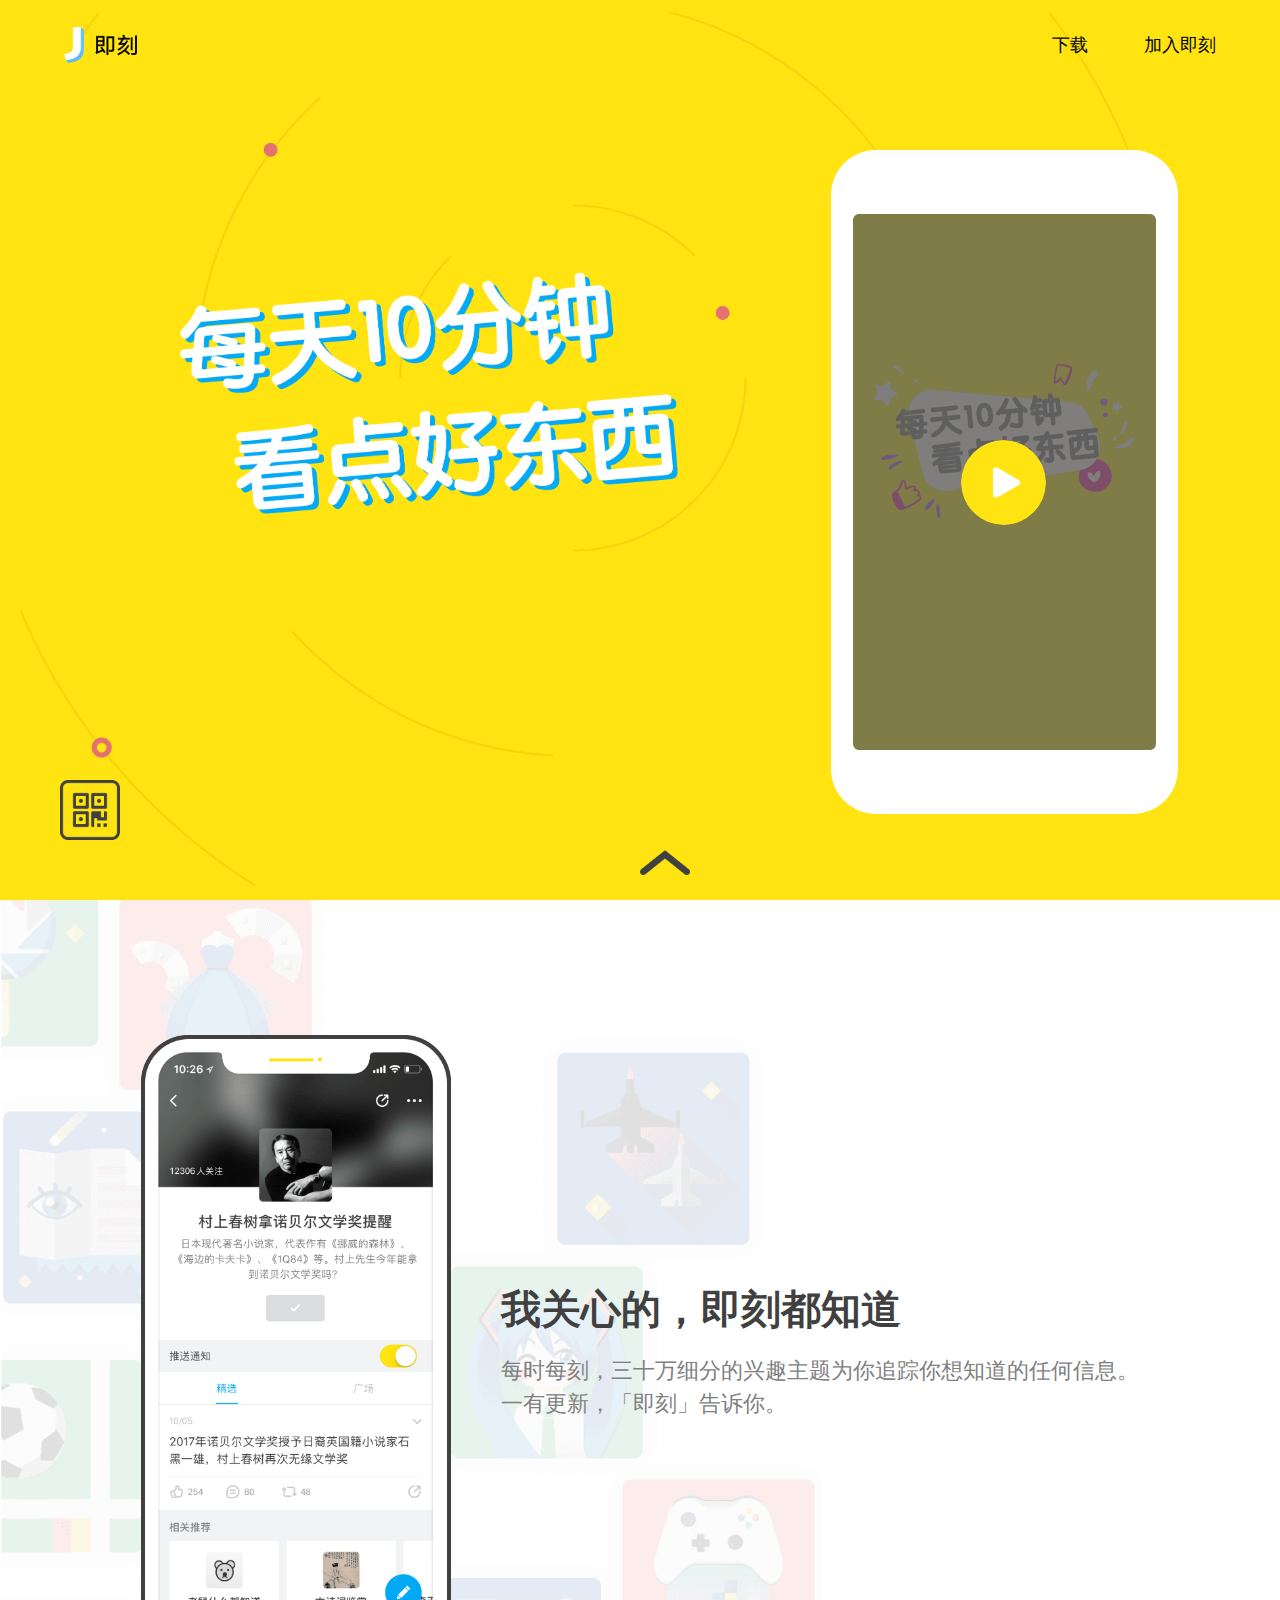
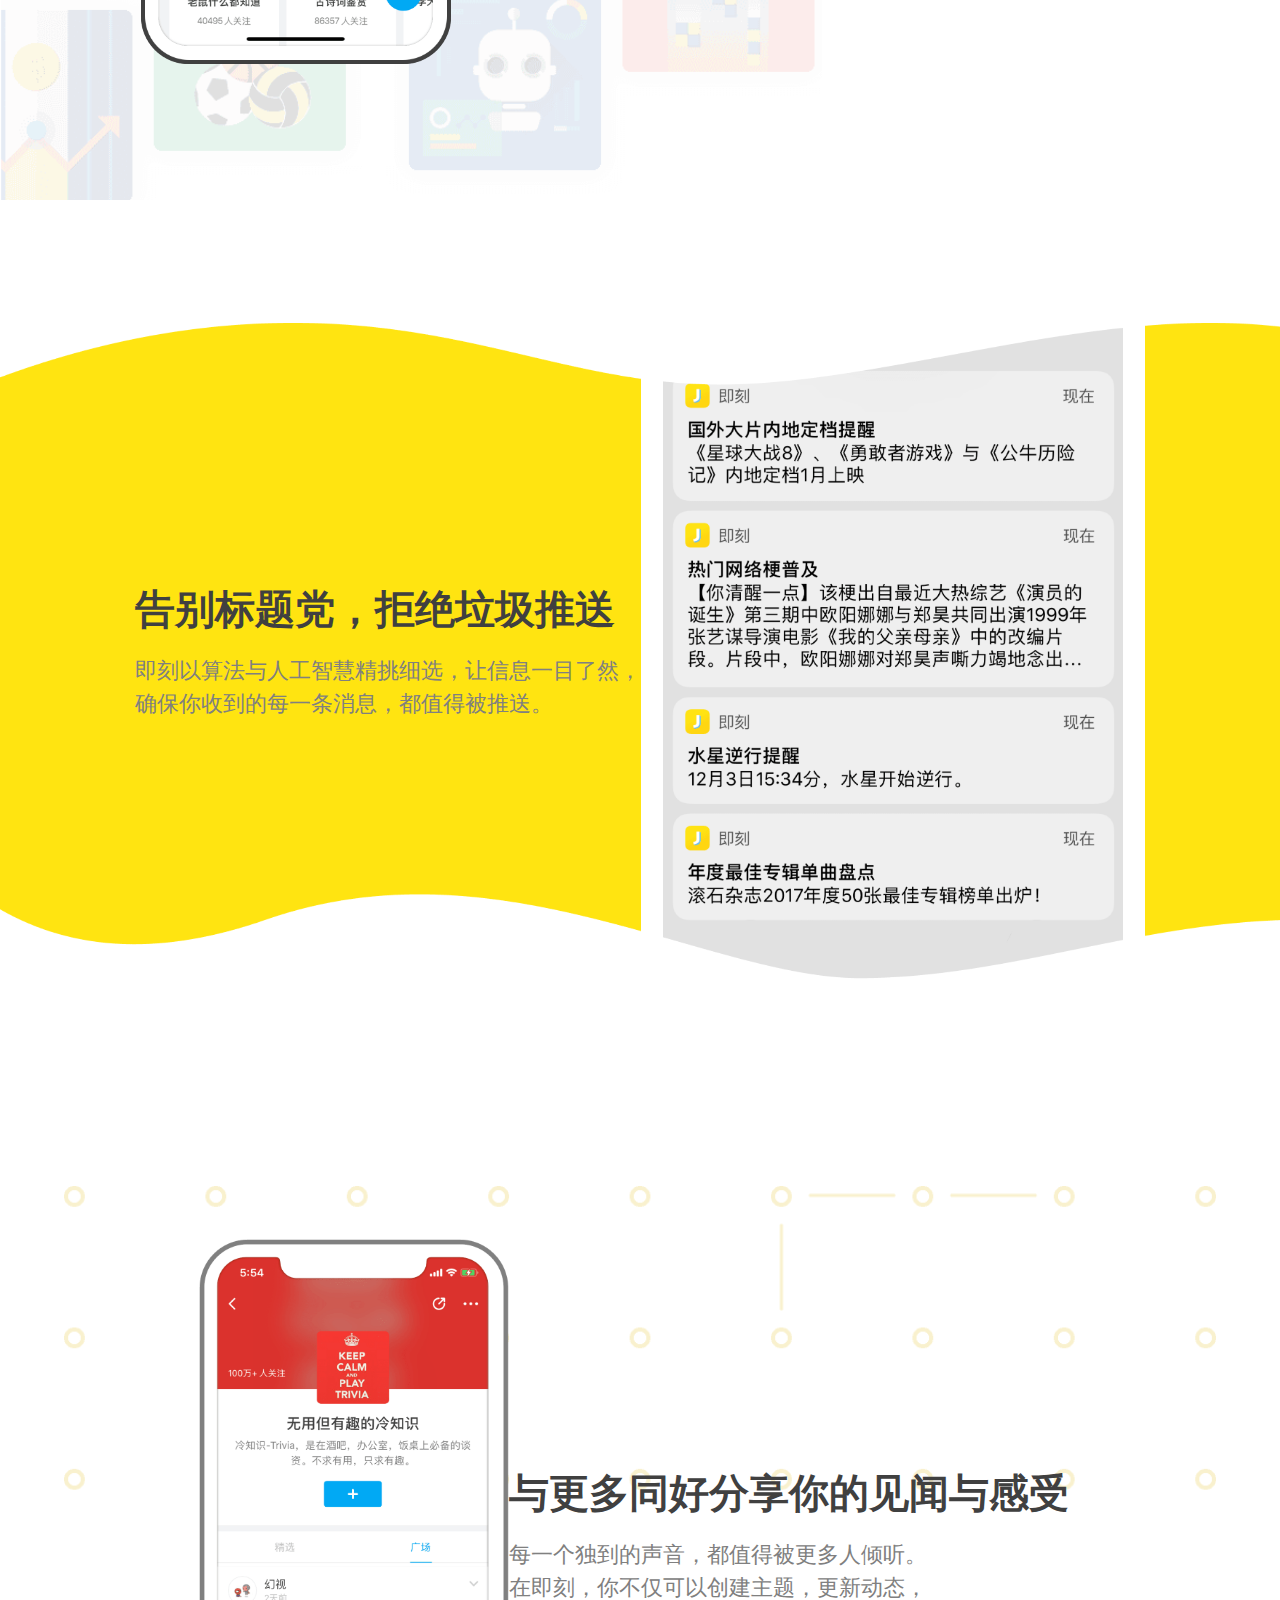
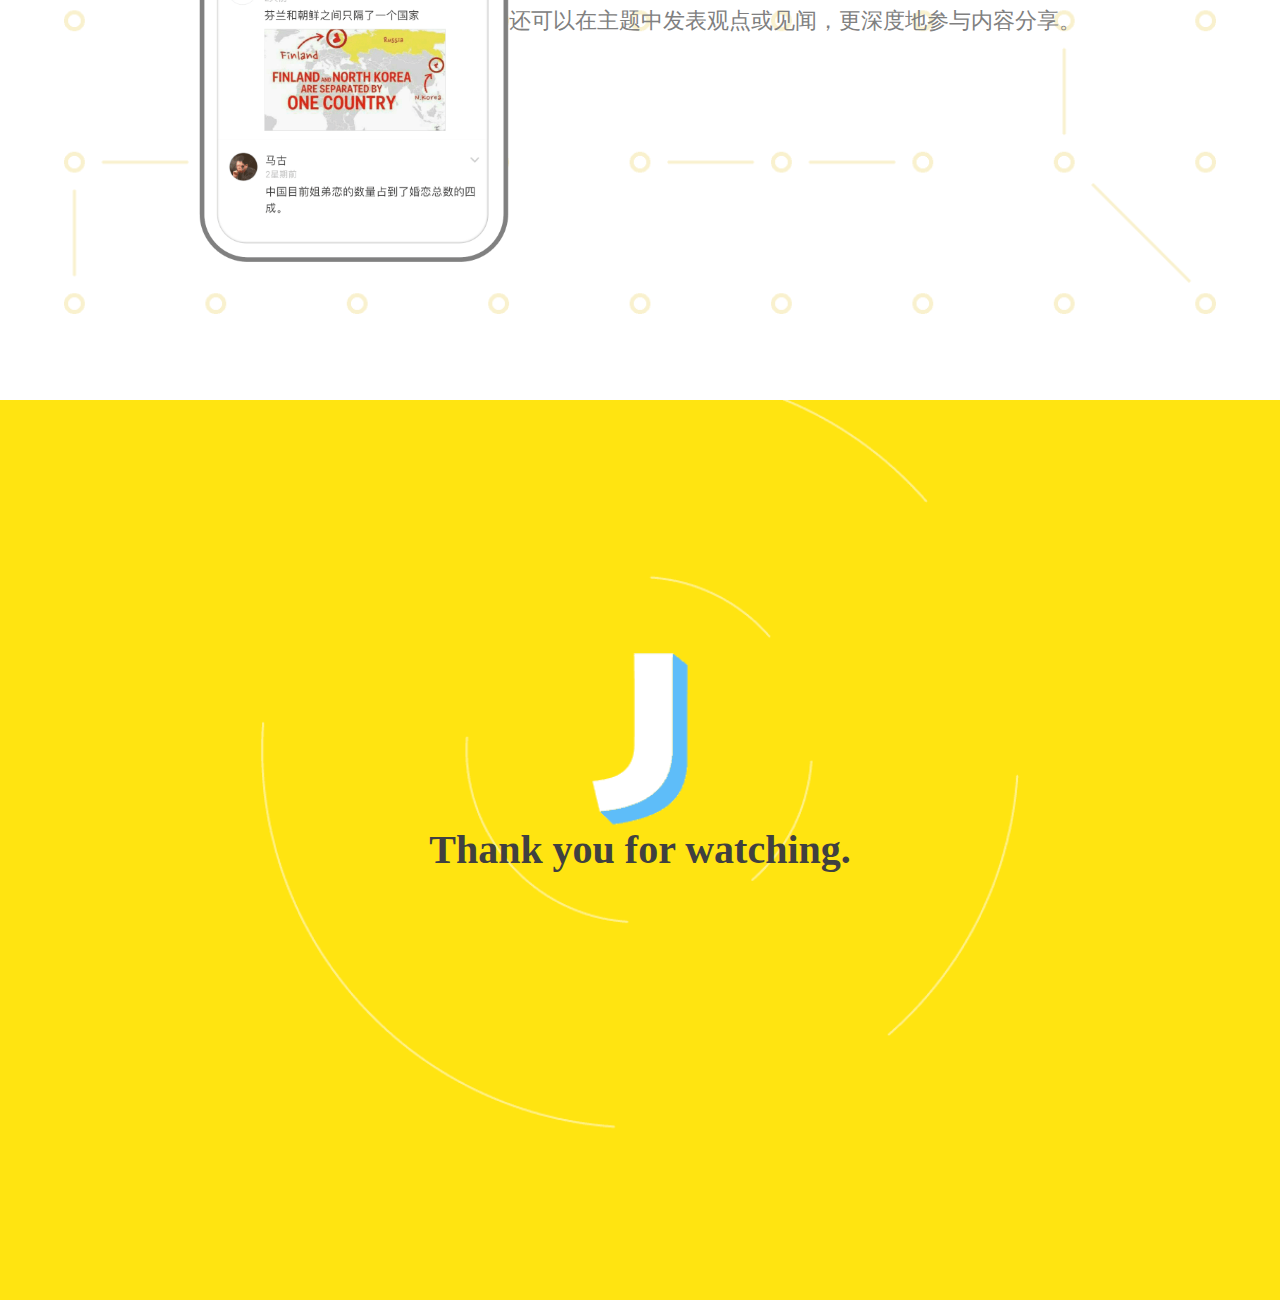
<file: demo5/index.html>
<!DOCTYPE html>
<html lang="en">
<head>
    <meta charset="UTF-8">
    <meta name="viewport" content="width=device-width, initial-scale=1.0">
    <meta http-equiv="X-UA-Compatible" content="ie=edge">
    <title>即刻 － 就想看点好东西</title>
    <link rel="stylesheet" href="styles/main.css">
    <link rel="icon" href="images/icon.jpg">
</head>
<body>
    <div class="wrapper">

        <div class="first-section fit-height">
            <div class="nav">
                <div class="logo"></div>
                <div>
                    <a class="download" href="#">下载</a>
                    <a class="joinus" href="#">加入即刻</a>
                </div>
            </div>
            <div class="app-description">
                <div class="slogan"></div>
                <div class="video">
                    <div class="video-wrap">
                            <video src="https://cdn.ruguoapp.com/1080.mp4" class="video-stream"></video>
                            <div class="video-poster"></div>
                            <div class="video-controls">
                                <div class="video-control-handler preplay">
                                    <div class="icon-play"></div>
                                    <span class="icon-remove"><i class="iconfont">&#xe637;</i></span>
                                </div>
                            </div>
                    </div>
                </div>
            </div>
            <div class="qrcode">
                <div class="content"></div>
            </div>
            <div class="first-tip"></div>
        </div>

        <div class="second-section fit-height">
            <div class="section-desc">
                <div class="section-title">我关心的，即刻都知道</div>
                <div class="section-subtitle">每时每刻，三十万细分的兴趣主题为你追踪你想知道的任何信息。</div>
                <div class="section-subtitle">一有更新，「即刻」告诉你。</div>
            </div>
            <div class="mobile-view">
                <div class="mobile-topic-child-A"></div>
                <div class="mobile-topic-child-B"></div>
            </div>
        </div>

        <div class="third-section fit-height">
            <div class="section-desc">
                <div class="section-title">告别标题党，拒绝垃圾推送</div>
                <div class="section-subtitle">即刻以算法与人工智慧精挑细选，让信息一目了然，</div>
                <div class="section-subtitle">确保你收到的每一条消息，都值得被推送。</div>
            </div>
            <div class="mobile-notification"></div>
            <div class="third-mobile"></div>
            <div class="third-section-mask"></div>
        </div>
        <div class="forth-section fit-height">
            <div class="section-desc">
                <div class="section-title">与更多同好分享你的见闻与感受</div>
                <div class="section-subtitle">每一个独到的声音，都值得被更多人倾听。</div>
                <div class="section-subtitle">在即刻，你不仅可以创建主题，更新动态，</div>
                <div class="section-subtitle">还可以在主题中发表观点或见闻，更深度地参与内容分享。</div>
            </div>
            <div class="forth-mobile"></div>
        </div>
        <div class="fifth-section fit-height">
                <div class="section-desc">
                    <div class="section-subtitle">Thank you for watching.</div>
                </div>
        </div>
    </div>
</body>
</html>

<script src="scripts/jquery-3.2.1.min.js"></script>
<script src="scripts/page-slide.js"></script>
<script>
    $.pageSlide(5);

    var $btn = $(".icon-play");
    var $poster = $(".video-poster");
    var $videoControlHandler = $(".video-control-handler");
    var $x = $(".video-stream");
    var $close = $(".icon-remove");

    //点击播放事件
    $btn.on("click", function(){
        $poster.addClass("playing");
        console.log($videoControlHandler[0]);
        $videoControlHandler.removeClass("preplay");
        $videoControlHandler.addClass("played");
        $x[0].play();
    });

    //播放结束时回到初始状态
    $x.on("ended", function(){
        $poster.removeClass("playing");
        $videoControlHandler.toggleClass("played");
    })

    //点击右上按钮停止播放
    $close.on("click", function(){
        $poster.removeClass("playing");
        $videoControlHandler.toggleClass("played");
        $x[0].load();
    })
</script>
</file>
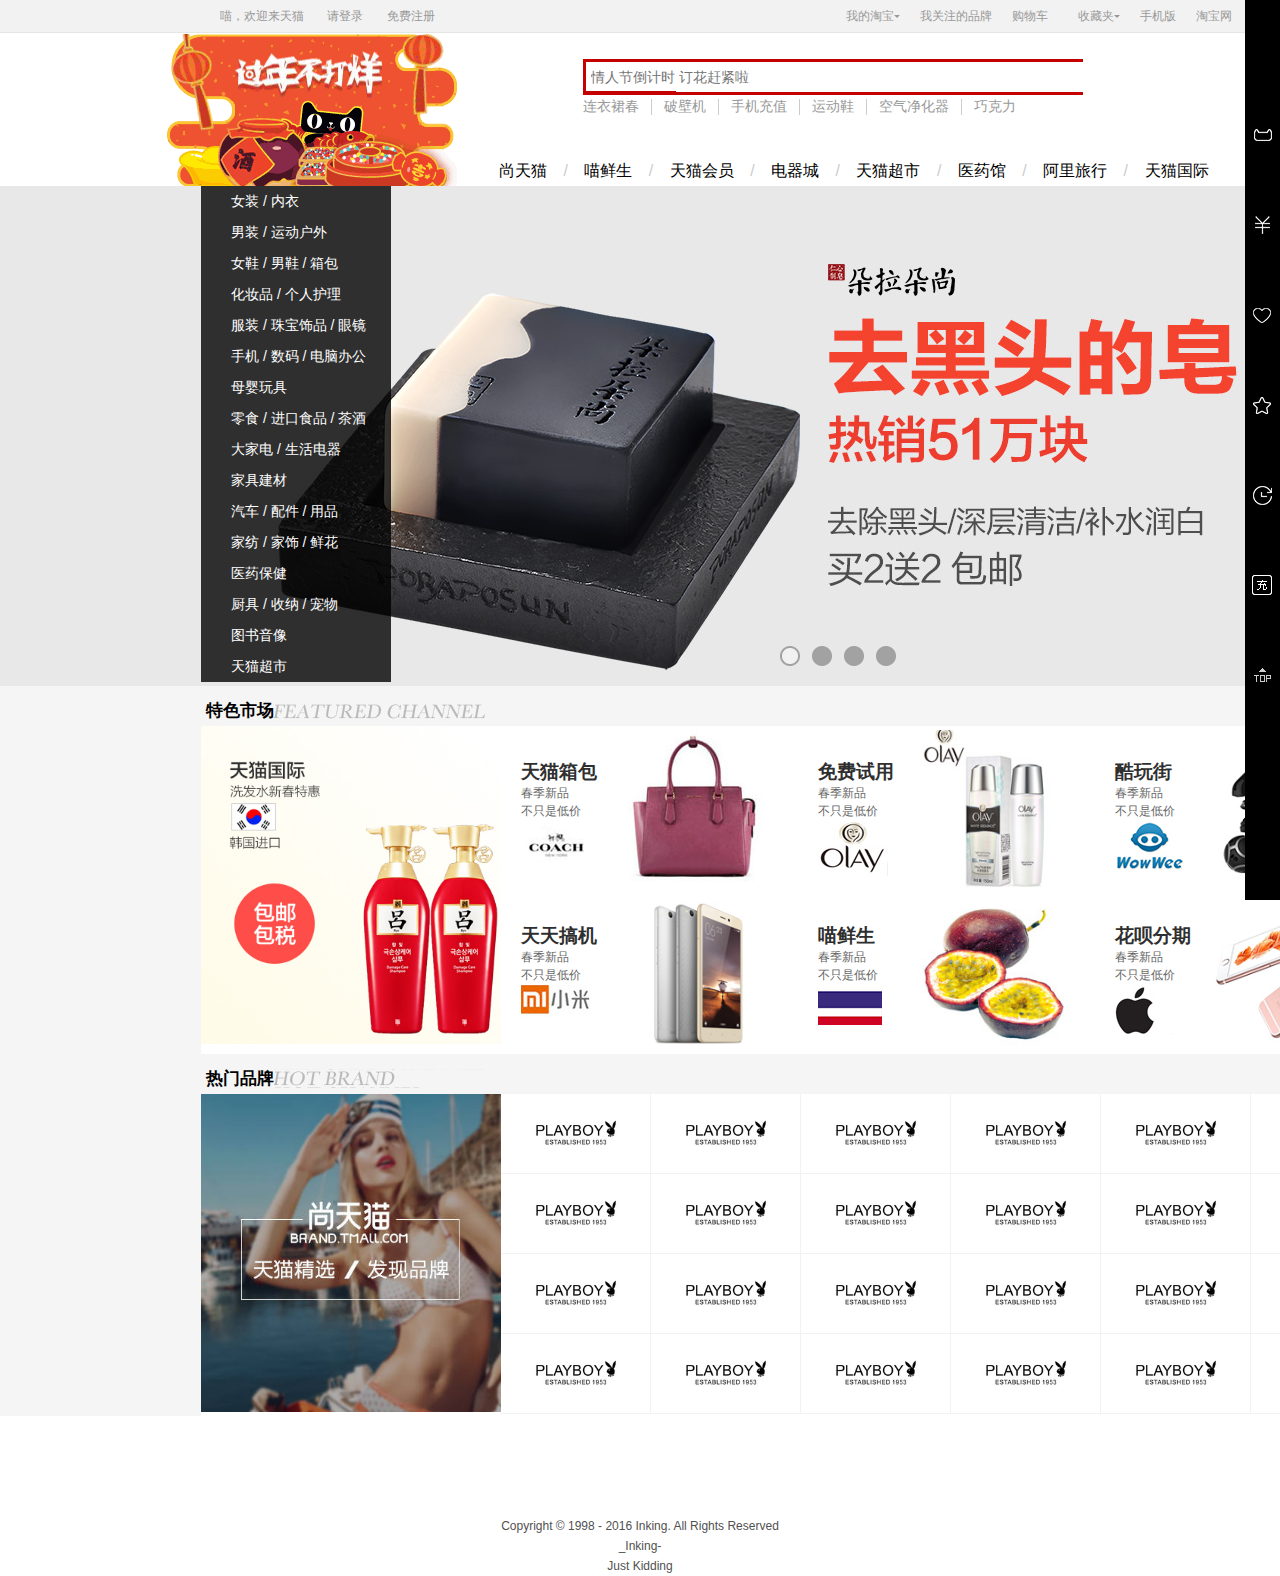
<file: demo2/demo1.html>
<!DOCTYPE html>
<html lang="en">
<head>
	<meta charset="UTF-8">
	<link rel="shortcut icon" type="image/x-icon" href="images/icon.ico">
	<link rel="stylesheet" href="css/main.css">
	<title>天猫tmall.com--上天猫，就够了</title>
</head>
<body>
	<div class="g-doc">
		<!-- 侧边栏 -->
		<div class="m-sd">
			<a href="#" style="margin-top:100px"><img src="images/index1.png" alt=""></a>
			<a href="#"><img src="images/index2.png" alt=""></a>
			<a href="#"><img src="images/index3.png" alt=""></a>
			<a href="#"><img src="images/index4.png" alt=""></a>
			<a href="#"><img src="images/index5.png" alt=""></a>
			<a href="#"><img src="images/index6.png" alt=""></a>
			<a href="#"><img src="images/index7.png" alt=""></a>
		</div>

		<div class="g-hd f-oh">
			<!-- 顶部导航 -->
			<div class="m-topnav">
				<div class="inner">
					<span>喵，欢迎来天猫</span>
					<a href="#">请登录</a>
					<a href="#">免费注册</a>

					<div class="wrap f-fr">
						<a href="#" class="hasm f-fr">
							网站导航<b></b>
						</a>
						<div class="pel">
								<a href="#">已买到的宝贝</a>
								<a href="#">已卖出的宝贝</a>
						</div>
					</div>

					<div class="wrap f-fr">
						<a href="#" class="hasm f-fr">
							商家支持<b></b>
						</a>
						<div class="pel">
								<a href="#">已买到的宝贝</a>
								<a href="#">已卖出的宝贝</a>
						</div>
					</div>

					<a href="#" class="f-fr">淘宝网</a>

					<a href="#" class="f-fr">手机版</a>

					<div class="wrap f-fr">
						<a href="#" class="hasm f-fr">
							收藏夹<b></b>
						</a>
						<div class="pel">
								<a href="#">已收藏的宝贝</a>
								<a href="#">已收藏的店铺</a>
						</div>
					</div>

					<a href="#" class="f-fr">购物车</a>

					<a href="#" class="f-fr">我关注的品牌</a>

					<div class="wrap f-fr">
						<a href="#" class="hasm f-fr">
							我的淘宝<b></b>
						</a>
						<div class="pel">
								<a href="#">已买到的宝贝</a>
								<a href="#">已卖出的宝贝</a>
						</div>
					</div>

				</div><!-- inner end -->
			</div><!-- m-topnav end -->

			<!-- 头部内容 -->
			<div class="m-hd f-oh">

				<div class="inner f-oh">

					<h1 class="f-fl"><img src="images/h1.gif" alt="天猫"></h1>

					<div class="schbox f-fl f-oh">

						<div class="m-sch">
							<form action="#">
								<input class="txt" type="text" id="mq" placeholder="情人节倒计时 订花赶紧啦" />
								<input class="btn" type="button" value="搜 索" />
							</form>
						</div><!-- m-sch end -->

						<!-- 关键词 -->
						<ul class="kw f-oh">
							<li><a href="#">连衣裙春</a></li>
							<li><a href="#">破壁机</a></li>
							<li><a href="#">手机充值</a></li>
							<li><a href="#">运动鞋</a></li>
							<li><a href="#">空气净化器</a></li>
							<li><a href="#">巧克力</a></li>
						</ul>
					</div>

					<div class="navbox">
						<!-- 主导航 -->
						<div class="m-nav">
							<a href="#">尚天猫</a>
							<span>/</span>
							<a href="#">喵鲜生</a>
							<span>/</span>
							<a href="#">天猫会员</a>
							<span>/</span>
							<a href="#">电器城</a>
							<span>/</span>
							<a href="#">天猫超市</a>
							<span>/</span>
							<a href="#">医药馆</a>
							<span>/</span>
							<a href="#">阿里旅行</a>
							<span>/</span>
							<a href="#">天猫国际</a>
						</div>
					</div>
				</div><!-- inner end -->
			</div><!-- m-hd end -->
		</div><!-- g-hd end -->


		<div class="g-bd">
			<!-- banner -->
			<!-- 次导航背景 -->
			<div class="snbox-bg"></div>
			<div class="snbox">
				<!-- 次导航 -->
				<div class="m-subnav">
					<ul>
						<li><a href="#">女装</a>&nbsp;/&nbsp;<a href="#">内衣</a><div class="show"><img src="images/wechat.png" title="我的微信"></div></li>
						<li><a href="#">男装</a>&nbsp;/&nbsp;<a href="#">运动户外</a><div class="show"><img src="images/wechat.png" title="我的微信"></div></li>
						<li><a href="#">女鞋</a>&nbsp;/&nbsp;<a href="#">男鞋</a>&nbsp;/&nbsp;<a href="#">箱包</a><div class="show"><img src="images/wechat.png" title="我的微信"></div></li>
						<li><a href="#">化妆品</a>&nbsp;/&nbsp;<a href="#">个人护理</a><div class="show"><img src="images/wechat.png" title="我的微信"></div></li>
						<li><a href="#">服装</a>&nbsp;/&nbsp;<a href="#">珠宝饰品</a>&nbsp;/&nbsp;<a href="#">眼镜</a><div class="show"><img src="images/wechat.png" title="我的微信"></div></li>
						<li><a href="#">手机</a>&nbsp;/&nbsp;<a href="#">数码</a>&nbsp;/&nbsp;<a href="#">电脑办公</a><div class="show"><img src="images/wechat.png" title="我的微信"></div></li>
						<li><a href="#">母婴玩具</a><div class="show"><img src="images/wechat.png" title="我的微信"></div></li>
						<li><a href="#">零食</a>&nbsp;/&nbsp;<a href="#">进口食品</a>&nbsp;/&nbsp;<a href="#">茶酒</a><div class="show"><img src="images/wechat.png" title="我的微信"></div></li>
						<li><a href="#">大家电</a>&nbsp;/&nbsp;<a href="#">生活电器</a><div class="show"><img src="images/wechat.png" title="我的微信"></div></li>
						<li><a href="#">家具建材</a><div class="show"><img src="images/wechat.png" title="我的微信"></div></li>
						<li><a href="#">汽车</a>&nbsp;/&nbsp;<a href="#">配件</a>&nbsp;/&nbsp;<a href="#">用品</a><div class="show"><img src="images/wechat.png" title="我的微信"></div></li>
						<li><a href="#">家纺</a>&nbsp;/&nbsp;<a href="#">家饰</a>&nbsp;/&nbsp;<a href="#">鲜花</a><div class="show"><img src="images/wechat.png" title="我的微信"></div></li>
						<li><a href="#">医药保健</a><div class="show"><img src="images/wechat.png" title="我的微信"></div></li>
						<li><a href="#">厨具</a>&nbsp;/&nbsp;<a href="#">收纳</a>&nbsp;/&nbsp;<a href="#">宠物</a><div class="show"><img src="images/wechat.png" title="我的微信"></div></li>
						<li><a href="#">图书音像</a><div class="show"><img src="images/wechat.png" title="我的微信"></div></li>
						<li><a href="#">天猫超市</a><div class="show"><img src="images/wechat.png" title="我的微信"></div></li>
					</ul>
				</div><!-- m-subnav end -->
			</div>
			<!-- 轮播 -->
			<div id="mSld" class="m-sld">
				<ol>
			        <li class="z-crt"><a href="#"><img src="images/banner1.png" alt=""/></a></li>
			        <li><a href="#"><img src="images/banner2.png" alt=""/></a></li>
			        <li><a href="#"><img src="images/banner3.png" alt=""/></a></li>
			        <li><a href="#"><img src="images/banner4.png" alt=""/></a></li>
			    </ol>
			    <span class="u-pointer"><i class="z-crt"></i><i></i><i></i><i></i></span>
			</div><!-- m-sld end -->

			<!-- 列表 -->
			<div class="m-list">
				<div class="title">特色市场<span></span></div>
				<div class="ct">
					<a href="#" class="u-img"><img src="images/img1.jpg" alt="" height="318"></a>
					<div class="imgbox f-fl f-oh">
						<a href="#" class="u-img u-img1">
							<div class="imgright f-fl">
								<h3>天猫箱包</h3>
								<p>春季新品</p>
								<p>不只是低价</p>
								<img src="images/img3.jpg" alt="">
							</div>
							<img class="f-fr" src="images/img2.jpg" alt="" width="160" height="160">
						</a>

						<a href="#" class="u-img u-img1">
							<div class="imgright f-fl">
								<h3>免费试用</h3>
								<p>春季新品</p>
								<p>不只是低价</p>
								<img src="images/img4.jpg" alt="">
							</div>
							<img class="f-fr" src="images/img5.jpg" alt="" width="160" height="160">
						</a>

						<a href="#" class="u-img u-img1">
							<div class="imgright f-fl">
								<h3>酷玩街</h3>
								<p>春季新品</p>
								<p>不只是低价</p>
								<img src="images/img6.jpg" alt="">
							</div>
							<img class="f-fr" src="images/img7.jpg" alt="" width="160" height="160">
						</a>

						<a href="#" class="u-img u-img1">
							<div class="imgright f-fl">
								<h3>天天搞机</h3>
								<p>春季新品</p>
								<p>不只是低价</p>
								<img src="images/img8.jpg" alt="">
							</div>
							<img class="f-fr" src="images/img9.jpg" alt="" width="160" height="160">
						</a>

						<a href="#" class="u-img u-img1">
							<div class="imgright f-fl">
								<h3>喵鲜生</h3>
								<p>春季新品</p>
								<p>不只是低价</p>
								<img src="images/img10.jpg" alt="">
							</div>
							<img class="f-fr" src="images/img11.jpg" alt="" width="160" height="160">
						</a>

						<a href="#" class="u-img u-img1">
							<div class="imgright f-fl">
								<h3>花呗分期</h3>
								<p>春季新品</p>
								<p>不只是低价</p>
								<img src="images/img12.jpg" alt="">
							</div>
							<img class="f-fr" src="images/img13.jpg" alt="" width="160" height="160">
						</a>
					</div>
				</div>
			</div>

			<div class="m-list m-list1">
				<div class="title">热门品牌<span></span></div>
				<div class="ct">
					<a href="#" class="u-img"><img src="images/img14.jpg" alt="" height="318"></a>
					<a href="#" class="u-img u-img2"><img src="images/img15.jpg" alt=""></a>
					<a href="#" class="u-img u-img2"><img src="images/img15.jpg" alt=""></a>
					<a href="#" class="u-img u-img2"><img src="images/img15.jpg" alt=""></a>
					<a href="#" class="u-img u-img2"><img src="images/img15.jpg" alt=""></a>
					<a href="#" class="u-img u-img2"><img src="images/img15.jpg" alt=""></a>
					<a href="#" class="u-img u-img2"><img src="images/img15.jpg" alt=""></a>
					<a href="#" class="u-img u-img2"><img src="images/img15.jpg" alt=""></a>
					<a href="#" class="u-img u-img2"><img src="images/img15.jpg" alt=""></a>
					<a href="#" class="u-img u-img2"><img src="images/img15.jpg" alt=""></a>
					<a href="#" class="u-img u-img2"><img src="images/img15.jpg" alt=""></a>
					<a href="#" class="u-img u-img2"><img src="images/img15.jpg" alt=""></a>
					<a href="#" class="u-img u-img2"><img src="images/img15.jpg" alt=""></a>
					<a href="#" class="u-img u-img2"><img src="images/img15.jpg" alt=""></a>
					<a href="#" class="u-img u-img2"><img src="images/img15.jpg" alt=""></a>
					<a href="#" class="u-img u-img2"><img src="images/img15.jpg" alt=""></a>
					<a href="#" class="u-img u-img2"><img src="images/img15.jpg" alt=""></a>
					<a href="#" class="u-img u-img2"><img src="images/img15.jpg" alt=""></a>
					<a href="#" class="u-img u-img2"><img src="images/img15.jpg" alt=""></a>
					<a href="#" class="u-img u-img2"><img src="images/img15.jpg" alt=""></a>
					<a href="#" class="u-img u-img2"><img src="images/img15.jpg" alt=""></a>
					<a href="#" class="u-img u-img2"><img src="images/img15.jpg" alt=""></a>
					<a href="#" class="u-img u-img2"><img src="images/img15.jpg" alt=""></a>
					<a href="#" class="u-img u-img2"><img src="images/img15.jpg" alt=""></a>
					<a href="#" class="u-img u-img2"><img src="images/img15.jpg" alt=""></a>
				</div>
			</div>

		</div><!-- g-bd end -->


		<div class="g-ft">
			<div class="footer clearflow">
				<span>Copyright © 1998 - 2016 Inking. All Rights Reserved</span>
				<span><a href="http://weibo.com/1869347021/profile?topnav=1&wvr=6&is_all=1" target="_blank">_Inking-</a></span>
				<span>Just Kidding</span>
			</div>
		</div><!-- g-ft end -->
	</div><!-- g-doc end -->


<script type="text/javascript">
(function(_slides){
    each(_slides,function(_slide,i){
        var _ctrls = _slide.getElementsByTagName('i');
        var _lists = _slide.getElementsByTagName('li');
        each(_ctrls,function(_ctrl,i){
            _ctrl.onclick = function(){
                each(_lists,function(_list,i){
                    delClass(_list,"z-crt");
                });
                each(_ctrls,function(_ctrl,i){
                    delClass(_ctrl,"z-crt");
                });
                addClass(_lists[i],"z-crt");
                addClass(_ctrls[i],"z-crt");
            }
        });
    });

    var i = 0;
    var timer = setInterval(autoPlay,3000);

    function autoPlay(){
    	var _slide = document.getElementById('mSld');
    	var _ctrls = _slide.getElementsByTagName('i');
        var _lists = _slide.getElementsByTagName('li');
        each(_lists,function(_list,i){
                    delClass(_list,"z-crt");
        });
        each(_ctrls,function(_ctrl,i){
                    delClass(_ctrl,"z-crt");
        });
        if (i > 3) {
        	i = 0;
        }
        addClass(_lists[i],"z-crt");
        addClass(_ctrls[i],"z-crt");
        i++;
    }


    function hasClass(_object,_clsname){
        var _clsname = _clsname.replace(".","");
        var _sCls = " "+(_object.className)+" ";
        return (_sCls.indexOf(" "+_clsname+" ") != -1) ? true : false;
    }
    function toClass(_str){
        var _str = _str.toString();
        _str = _str.replace(/(^\s*)|(\s*$)/g,"");
        _str = _str.replace(/\s{2,}/g," ");
        return _str;
    }
    function addClass(_object,_clsname){
        var _clsname = _clsname.replace(".","");
        if(!hasClass(_object,_clsname)){
            _object.className = toClass(_object.className+(" "+_clsname));
        }
    }
    function delClass(_object,_clsname){
        var _clsname = _clsname.replace(".","");
        if(hasClass(_object,_clsname)){
            _object.className = toClass(_object.className.replace(new RegExp("(?:^|\\s)"+_clsname+"(?=\\s|$)","g")," "));
        }
    }
    function each(_objects,_fn){
        for(var i=0,len=_objects.length;i<len;i++){
            _fn(_objects[i],i);
        }
    }
})(document.getElementsByTagName('div'));
</script>


</body>
</html>
</file>
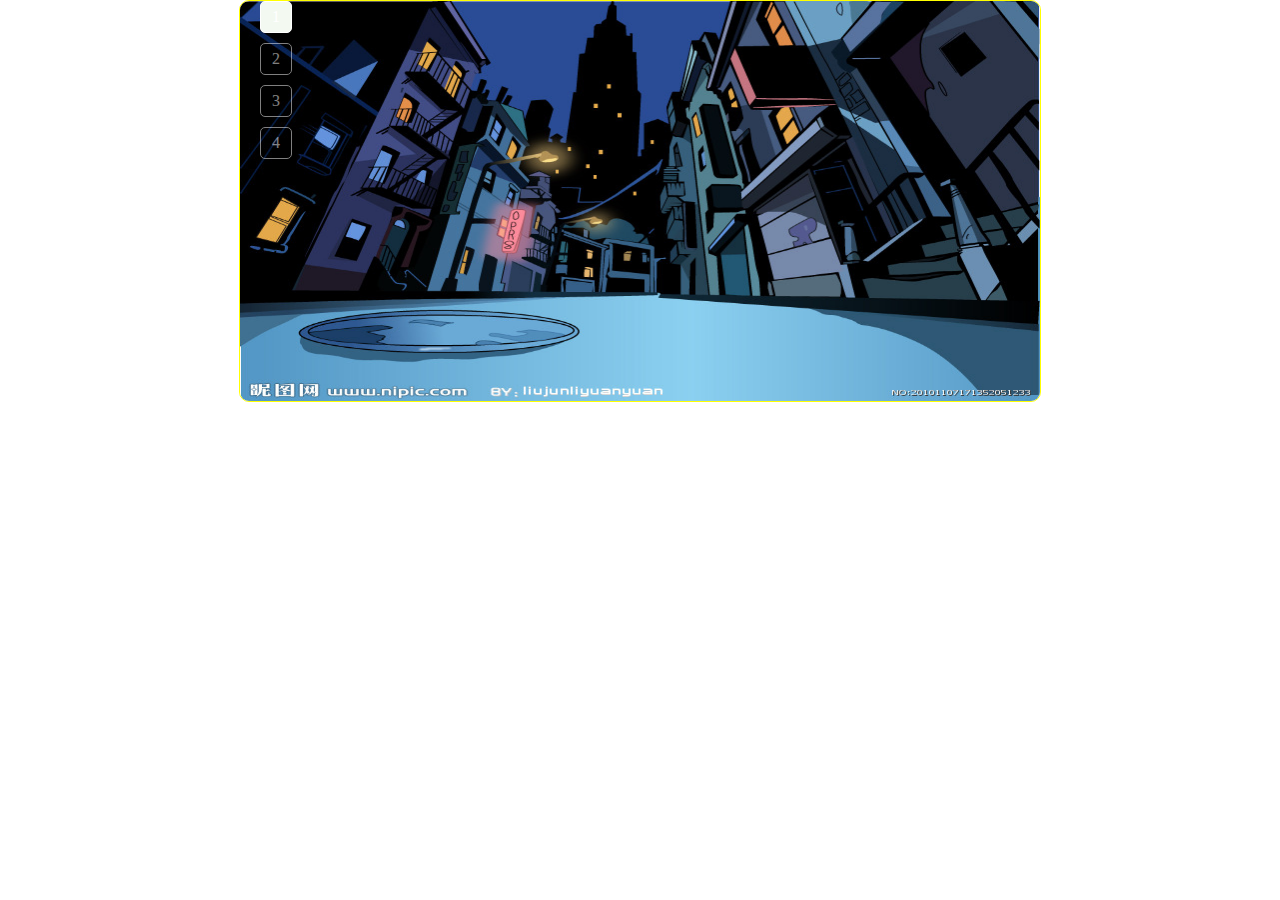
<file: demo3/demo3.html>
<!DOCTYPE html>
<html lang="en">
<head>
	<meta charset="UTF-8">
	<title>Document</title>
	<style>
	*{margin:0;padding:0;}
	#container{margin:0 auto;position:relative;width:800px;height:400px;overflow:hidden;border-radius:10px;border: 1px solid yellow;}
	#container ul{position:relative;z-index:1000;list-style:none;margin-left:20px;}
	#container li{width:30px;height:30px;z-index:1000;border:1px solid #fff;text-align:center;line-height:30px;margin-bottom:10px;cursor:pointer;opacity:0.5;border-radius:5px;color:#fff;}
	#container .active{opacity:1;background-color:#f3f9f1;}
	.img{position:absolute;}
	</style>
</head>
<body>
	<div id="container">
		<div class="img"><img src="images/1.jpg" alt="" width="800" height="400"></div>
		<div class="img"><img src="images/2.jpg" alt="" width="800" height="400"></div>
		<div class="img"><img src="images/3.jpg" alt="" width="800" height="400"></div>
		<div class="img"><img src="images/4.jpeg" alt="" width="800" height="400"></div>

	</div>
	<script>
		(function(){
			function SlideImg() {};

			SlideImg.prototype = {
				bigbox : null,//轮播图容器
				aImg : null,//图片
				ul : null,//图片容器
				play : null,//控制自动播放
				count : 0,//图片数量
				index : 0,//图片索引
				//初始化
				init : function(id){
					var _ = this;
					_.bigbox = document.getElementById(id);
					_.ul = document.createElement('ul');
					_.aImg = _.bigbox.getElementsByTagName('img');
					//创建Icon
					for (var i = 0; i < _.count; i++) {
						var li = document.createElement('li');
						li.innerHTML = i + 1;
						_.ul.appendChild(li);
					}
					_.bigbox.appendChild(_.ul);

					_.showImg();
					_.events();
				},
				//自动播放
				action : function() {
					var _ = this;
					
					_.play = setInterval(function() {
						_.activeIcon();
						if (_.index == 3) {_.index = -1};
						_.aImg[++_.index].style.opacity = 1;
						if (_.index == 0) {_.aImg[_.count-1].style.opacity = 0;}
						else{_.aImg[_.index - 1].style.opacity = 0;}
						_.index = _.index > _.count-2 ? -1:_.index;
					}, 2000)
				},
				//隐藏所有图片，显示第一张
				showImg : function() {
					var _ = this;
					for (var i = 0; i < _.aImg.length; i++) {
						_.aImg[i].style.transition = "opacity 1s";
						_.aImg[i].style.opacity = 0;
					}
					_.aImg[_.index].style.opacity = 1;
					_.ul.childNodes[_.index].className = 'active';
				},

				activeIcon : function() {
					var _ = this;
					for (var i = 0; i < _.ul.childNodes.length; i++) {
						_.ul.childNodes[i].className = '';
					}
					if (_.index < 3) {_.ul.childNodes[_.index + 1].className = 'active';}
				},

				events : function() {
					var _ = this;
					//点击切换
					for (var i = 0; i < _.ul.childNodes.length; i++) {
							(function(index){
								_.ul.childNodes[i].addEventListener('click', function() {
									clearInterval(_.play);
									_.index = index;
									for (var i = 0; i < _.ul.childNodes.length; i++) {
										_.ul.childNodes[i].className = '';
									}
									_.showImg();
								}, false)
							})(i);
					};
					_.bigbox.onmouseover = function(){
						clearInterval(_.play);
					};

					_.bigbox.onmouseout = function(){
						_.action();
					};
				}
			}

			var slideImg = new SlideImg();
			slideImg.count = 4;
			slideImg.init("container");
			slideImg.action();
		})();
	</script>
</body>
</html>
</file>
<file: demo5/styles/main.css>
html,
body,
div,
span,
applet,
object,
iframe,
h1,
h2,
h3,
h4,
h5,
h6,
p,
blockquote,
pre,
a,
abbr,
acronym,
address,
big,
cite,
code,
del,
dfn,
em,
img,
ins,
kbd,
q,
s,
samp,
small,
strike,
strong,
sub,
sup,
tt,
var,
dl,
dt,
dd,
ol,
ul,
li,
fieldset,
form,
label,
legend,
table,
caption,
tbody,
tfoot,
thead,
tr,
th,
td {
  margin: 0;
  padding: 0;
  border: 0;
  outline: 0;
  font-weight: inherit;
  font-style: inherit;
  font-family: inherit;
  font-size: 100%;
  vertical-align: baseline;
}
body {
  line-height: 1;
  color: #000;
  background: #fff;
}
ol,
ul {
  list-style: none;
}
table {
  border-collapse: separate;
  border-spacing: 0;
  vertical-align: middle;
}
caption,
th,
td {
  text-align: left;
  font-weight: normal;
  vertical-align: middle;
}
a {
  text-decoration: inherit;
}
a:hover {
  text-decoration: underline;
}
a img {
  border: none;
}
* {
  -webkit-box-sizing: border-box;
  -moz-box-sizing: border-box;
  box-sizing: border-box;
}
@font-face {
  font-family: 'iconfont';
  src: url("../fonts/iconfont.eot");
  src: url("../fonts/iconfont.eot?#iefix") format('embedded-opentype'), url("../fonts/iconfont.woff") format('woff'), url("../fonts/iconfont.ttf") format('truetype'), url("../fonts/iconfont.svg#iconfont") format('svg');
}
html,
body {
  width: 100%;
  height: 100%;
  font-size: 16px;
}
html a,
body a,
html a:hover,
body a:hover {
  text-decoration: none;
  color: inherit;
}
body {
  overflow: hidden;
}
.wrapper {
  width: 100%;
  height: 500%;
}
.wrapper .fit-height {
  height: 20%;
  overflow-y: hidden;
}
.wrapper {
  position: relative;
  -webkit-transform: matrix(1, 0, 0, 1, 0, 0);
  -khtml-transform: matrix(1, 0, 0, 1, 0, 0);
  -moz-transform: matrix(1, 0, 0, 1, 0, 0);
  -o-transform: matrix(1, 0, 0, 1, 0, 0);
  -ms-transform: matrix(1, 0, 0, 1, 0, 0);
  transform: matrix(1, 0, 0, 1, 0, 0);
  touch-action: none;
  -webkit-transition: transform 700ms ease;
  -khtml-transition: transform 700ms ease;
  -moz-transition: transform 700ms ease;
  -o-transition: transform 700ms ease;
  -ms-transition: transform 700ms ease;
  transition: transform 700ms ease;
}
.first-section {
  position: relative;
  background-image: url("../images/bg-st1.jpg");
  -webkit-background-size: cover;
  -moz-background-size: cover;
  background-size: cover;
}
.first-section .nav {
  display: -webkit-box /* OLD - iOS 6-, Safari 3.1-6 */;
  display: -moz-box /* OLD - Firefox 19- (buggy but mostly works) */;
  display: -ms-flexbox /* TWEENER - IE 10 */;
  display: -webkit-flex /* NEW - Chrome */;
  display: flex /* NEW, Spec - Opera 12.1, Firefox 20+ */;
  display: flex;
  width: 90%;
  margin: 0 auto;
  padding-top: 27px;
  -webkit-justify-content: space-between;
  -khtml-justify-content: space-between;
  -moz-justify-content: space-between;
  -o-justify-content: space-between;
  -ms-justify-content: space-between;
  justify-content: space-between;
  align-items: center;
  font-size: 0;
}
.first-section .nav .logo {
  width: 73px;
  height: 36px;
  background: url("../images/logo.png") no-repeat;
  -webkit-background-size: 100%;
  -moz-background-size: 100%;
  background-size: 100%;
}
.first-section .nav a {
  font-size: 18px;
  margin-left: 56px;
}
.first-section .app-description {
  display: -webkit-box /* OLD - iOS 6-, Safari 3.1-6 */;
  display: -moz-box /* OLD - Firefox 19- (buggy but mostly works) */;
  display: -ms-flexbox /* TWEENER - IE 10 */;
  display: -webkit-flex /* NEW - Chrome */;
  display: flex /* NEW, Spec - Opera 12.1, Firefox 20+ */;
  display: flex;
  align-items: center;
  -webkit-justify-content: center;
  -khtml-justify-content: center;
  -moz-justify-content: center;
  -o-justify-content: center;
  -ms-justify-content: center;
  justify-content: center;
  width: 100%;
  height: calc(100% - 63px);
  padding: 0 8% 0 14%;
}
.first-section .app-description .slogan {
  height: 50%;
  background: url("../images/slogan.png") no-repeat;
  -webkit-background-size: 100% auto;
  -moz-background-size: 100% auto;
  background-size: 100% auto;
}
.first-section .app-description .video {
  width: calc(70vw + 44px);
  height: calc(16 / 9 * 70vw + 128px);
  min-width: 225px;
  max-width: 347px;
  min-height: 255px;
  max-height: 664px;
  background-color: #fff;
  -webkit-border-radius: 45px;
  border-radius: 45px;
  padding: 64px 22px;
}
.first-section .app-description .video .video-wrap {
  position: relative;
  width: 100%;
  height: 100%;
}
.first-section .app-description .video .video-stream {
  position: absolute;
  top: 0;
  left: 0;
  width: 100%;
  height: 100%;
  -webkit-border-radius: 6px;
  border-radius: 6px;
  border: 1px solid #dbdbdb;
}
.first-section .app-description .video .video-poster {
  z-index: 9;
  position: absolute;
  top: 0;
  left: 0;
  width: 100%;
  height: 100%;
  background: url("../images/video-bg.png") no-repeat;
  -webkit-background-size: 100% 100%;
  -moz-background-size: 100% 100%;
  background-size: 100% 100%;
  -webkit-transition: opacity 512ms;
  -khtml-transition: opacity 512ms;
  -moz-transition: opacity 512ms;
  -o-transition: opacity 512ms;
  -ms-transition: opacity 512ms;
  transition: opacity 512ms;
}
.first-section .app-description .video .video-controls {
  z-index: 99;
  position: absolute;
  top: 0;
  left: 0;
  width: 100%;
  height: 100%;
  -webkit-transition: opacity 512ms;
  -khtml-transition: opacity 512ms;
  -moz-transition: opacity 512ms;
  -o-transition: opacity 512ms;
  -ms-transition: opacity 512ms;
  transition: opacity 512ms;
}
.first-section .app-description .video .video-controls .video-control-handler {
  position: absolute;
  top: 226px;
  left: 108px;
  width: 85px;
  height: 85px;
  -webkit-border-radius: 50%;
  border-radius: 50%;
  color: #00bfff;
  cursor: pointer;
  overflow: hidden;
  -webkit-transition: all 512ms;
  -khtml-transition: all 512ms;
  -moz-transition: all 512ms;
  -o-transition: all 512ms;
  -ms-transition: all 512ms;
  transition: all 512ms;
}
.first-section .app-description .video .video-controls .video-control-handler :hover {
  color: #009acd;
}
.first-section .app-description .video .video-controls .video-control-handler .icon-play {
  width: 100%;
  height: 100%;
  background: url("../images/video-play.png") no-repeat;
  -webkit-background-size: 100% 100%;
  -moz-background-size: 100% 100%;
  background-size: 100% 100%;
}
.first-section .app-description .video .video-controls .video-control-handler .icon-remove .iconfont {
  font-family: 'iconfont' !important;
  font-size: 60px;
  font-weight: 400;
  -webkit-font-smoothing: antialiased;
  -webkit-text-stroke-width: 0.2px;
  -moz-osx-font-smoothing: grayscale;
}
.first-section .app-description .video .video-controls .played {
  top: 25px;
  left: 75%;
}
.first-section .qrcode {
  position: absolute;
  bottom: 60px;
  left: 60px;
  width: 60px;
  height: 60px;
  background: url("../images/qr-code.png") no-repeat;
  -webkit-background-size: cover;
  -moz-background-size: cover;
  background-size: cover;
}
.first-section .qrcode:hover {
  background: url("../images/qr-code-hover.png") no-repeat;
  -webkit-background-size: cover;
  -moz-background-size: cover;
  background-size: cover;
}
.first-section .qrcode:hover .content {
  position: absolute;
  top: -343px;
  left: 0;
  width: 240px;
  height: 333px;
  border: 3px solid #000;
  -webkit-border-radius: 10px;
  border-radius: 10px;
  background: url("../images/weixin.jpg") no-repeat;
  -webkit-background-size: contain;
  -moz-background-size: contain;
  background-size: contain;
}
.first-section .first-tip {
  position: absolute;
  left: 50%;
  bottom: 25px;
  width: 50px;
  height: 25px;
  background: url("../images/arrow-up.png") no-repeat;
  -webkit-background-size: 100%;
  -moz-background-size: 100%;
  background-size: 100%;
  -webkit-animation: shakeArrow 3s infinite;
  -khtml-animation: shakeArrow 3s infinite;
  -moz-animation: shakeArrow 3s infinite;
  -o-animation: shakeArrow 3s infinite;
  -ms-animation: shakeArrow 3s infinite;
  animation: shakeArrow 3s infinite;
}
@media only screen and (max-width: 75rem) and (min-width: 62rem) {
  .download {
    display: -webkit-box /* OLD - iOS 6-, Safari 3.1-6 */;
    display: -moz-box /* OLD - Firefox 19- (buggy but mostly works) */;
    display: none;
  }
}
@media only screen and (max-width: 48rem) {
  .joinus {
    display: -webkit-box /* OLD - iOS 6-, Safari 3.1-6 */;
    display: -moz-box /* OLD - Firefox 19- (buggy but mostly works) */;
    display: none;
  }
  .first-section .app-description .slogan {
    display: -webkit-box /* OLD - iOS 6-, Safari 3.1-6 */;
    display: -moz-box /* OLD - Firefox 19- (buggy but mostly works) */;
    display: none;
  }
  .first-section .qrcode {
    display: -webkit-box /* OLD - iOS 6-, Safari 3.1-6 */;
    display: -moz-box /* OLD - Firefox 19- (buggy but mostly works) */;
    display: none;
  }
  .first-section .first-tip {
    display: -webkit-box /* OLD - iOS 6-, Safari 3.1-6 */;
    display: -moz-box /* OLD - Firefox 19- (buggy but mostly works) */;
    display: none;
  }
  .first-section .app-description .video .video-controls .video-control-handler {
    top: 50%;
    left: 50%;
    width: 60px;
    height: 60px;
    -webkit-transform: translate(-50%, -50%);
    -khtml-transform: translate(-50%, -50%);
    -moz-transform: translate(-50%, -50%);
    -o-transform: translate(-50%, -50%);
    -ms-transform: translate(-50%, -50%);
    transform: translate(-50%, -50%);
  }
  .first-section .app-description .video .video-controls .played {
    top: 40px;
    left: 85%;
  }
}
@media only screen and (max-width: 992px) {
  .first-section .nav {
    padding-top: 15px;
  }
  .first-section .nav a {
    font-size: 14px;
  }
  .first-section .nav .logo {
    width: 48px;
    height: 24px;
  }
  .first-section .app-description {
    height: calc(100% - 24px);
    padding: 0;
  }
}
@media only screen and (min-width: 62rem) {
  .first-section .app-description {
    -webkit-justify-content: space-between;
    -khtml-justify-content: space-between;
    -moz-justify-content: space-between;
    -o-justify-content: space-between;
    -ms-justify-content: space-between;
    justify-content: space-between;
  }
  .first-section .app-description .slogan {
    flex-basis: 50%;
  }
}
@media (max-height: 780px) {
  .first-section .app-description .video {
    margin-top: 15px;
    align-self: flex-start;
  }
}
.playing {
  -webkit-opacity: 0;
  -moz-opacity: 0;
  opacity: 0;
  filter: alpha(opacity=0);
  -ms-filter: "progid:DXImageTransform.Microsoft.Alpha(Opacity=0)";
  visibility: hidden;
}
.preplay .icon-remove .iconfont {
  display: -webkit-box /* OLD - iOS 6-, Safari 3.1-6 */;
  display: -moz-box /* OLD - Firefox 19- (buggy but mostly works) */;
  display: none;
  -webkit-opacity: 0;
  -moz-opacity: 0;
  opacity: 0;
  filter: alpha(opacity=0);
  -ms-filter: "progid:DXImageTransform.Microsoft.Alpha(Opacity=0)";
  font-size: 60px;
  line-height: 60px;
}
.preplay .icon-play {
  display: -webkit-box /* OLD - iOS 6-, Safari 3.1-6 */;
  display: -moz-box /* OLD - Firefox 19- (buggy but mostly works) */;
  display: block;
  -webkit-opacity: 1;
  -moz-opacity: 1;
  opacity: 1;
  -ms-filter: none;
  filter: none;
}
.played .icon-play {
  display: -webkit-box /* OLD - iOS 6-, Safari 3.1-6 */;
  display: -moz-box /* OLD - Firefox 19- (buggy but mostly works) */;
  display: none;
  -webkit-opacity: 0;
  -moz-opacity: 0;
  opacity: 0;
  filter: alpha(opacity=0);
  -ms-filter: "progid:DXImageTransform.Microsoft.Alpha(Opacity=0)";
}
.played .icon-remove .iconfont {
  display: -webkit-box /* OLD - iOS 6-, Safari 3.1-6 */;
  display: -moz-box /* OLD - Firefox 19- (buggy but mostly works) */;
  display: block;
  -webkit-opacity: 1;
  -moz-opacity: 1;
  opacity: 1;
  -ms-filter: none;
  filter: none;
  font-size: 60px;
  line-height: 60px;
}
.second-section {
  display: -webkit-box /* OLD - iOS 6-, Safari 3.1-6 */;
  display: -moz-box /* OLD - Firefox 19- (buggy but mostly works) */;
  display: -ms-flexbox /* TWEENER - IE 10 */;
  display: -webkit-flex /* NEW - Chrome */;
  display: flex /* NEW, Spec - Opera 12.1, Firefox 20+ */;
  display: flex;
  position: relative;
  align-items: center;
  -webkit-justify-content: center;
  -khtml-justify-content: center;
  -moz-justify-content: center;
  -o-justify-content: center;
  -ms-justify-content: center;
  justify-content: center;
  -webkit-box-direction: reverse;
  -moz-box-direction: reverse;
  -webkit-box-orient: horizontal;
  -moz-box-orient: horizontal;
  -webkit-flex-direction: row-reverse;
  -ms-flex-direction: row-reverse;
  flex-direction: row-reverse;
  background: url("../images/second-bg.png") no-repeat;
  -webkit-background-size: auto 100%;
  -moz-background-size: auto 100%;
  background-size: auto 100%;
}
.second-section .section-desc {
  line-height: 1.5;
  text-align: left;
}
.second-section .section-desc .section-title {
  font-family: Yuanti SC;
  font-size: 40px;
  font-weight: 600;
  color: #404040;
  margin-bottom: 14px;
}
.second-section .section-desc .section-subtitle {
  font-size: 22px;
  color: #808080;
}
.second-section .mobile-view {
  width: 310px;
  height: 630px;
  position: relative;
  margin-right: 50px;
}
.second-section .mobile-view .mobile-topic-child-A {
  z-index: 9;
  position: absolute;
  top: 0;
  left: 0;
  width: 100%;
  height: 100%;
  background: url("../images/topic-A.png") no-repeat;
  -webkit-background-size: 100% auto;
  -moz-background-size: 100% auto;
  background-size: 100% auto;
  -webkit-animation: showTopic 6s infinite;
  -khtml-animation: showTopic 6s infinite;
  -moz-animation: showTopic 6s infinite;
  -o-animation: showTopic 6s infinite;
  -ms-animation: showTopic 6s infinite;
  animation: showTopic 6s infinite;
}
.second-section .mobile-view .mobile-topic-child-B {
  position: absolute;
  top: 0;
  left: 0;
  width: 100%;
  height: 100%;
  background: url("../images/topic-B.png") no-repeat;
  -webkit-background-size: 100% auto;
  -moz-background-size: 100% auto;
  background-size: 100% auto;
  -webkit-animation: showTopic 6s infinite;
  -khtml-animation: showTopic 6s infinite;
  -moz-animation: showTopic 6s infinite;
  -o-animation: showTopic 6s infinite;
  -ms-animation: showTopic 6s infinite;
  animation: showTopic 6s infinite;
  animation-delay: 3s;
}
@media only screen and (max-width: 992px) {
  .second-section {
    -webkit-flex-wrap: wrap;
    -khtml-flex-wrap: wrap;
    -moz-flex-wrap: wrap;
    -o-flex-wrap: wrap;
    -ms-flex-wrap: wrap;
    flex-wrap: wrap;
  }
  .second-section .mobile-view {
    width: 70vw;
    height: 142vw;
    margin: 0;
    margin-top: 20px;
  }
  .second-section .section-desc {
    width: 100%;
    margin-top: 5%;
    padding: 25px 20px 0;
    text-align: center;
  }
  .second-section .section-desc .section-title {
    font-size: 22px;
  }
  .second-section .section-desc .section-subtitle {
    font-size: 14px;
  }
}
.third-section {
  display: -webkit-box /* OLD - iOS 6-, Safari 3.1-6 */;
  display: -moz-box /* OLD - Firefox 19- (buggy but mostly works) */;
  display: -ms-flexbox /* TWEENER - IE 10 */;
  display: -webkit-flex /* NEW - Chrome */;
  display: flex /* NEW, Spec - Opera 12.1, Firefox 20+ */;
  display: flex;
  position: relative;
  align-items: center;
  -webkit-justify-content: center;
  -khtml-justify-content: center;
  -moz-justify-content: center;
  -o-justify-content: center;
  -ms-justify-content: center;
  justify-content: center;
  background-color: #ffe411;
}
.third-section .section-desc {
  line-height: 1.5;
  text-align: left;
}
.third-section .section-desc .section-title {
  font-family: Yuanti SC;
  font-size: 40px;
  font-weight: 600;
  color: #404040;
  margin-bottom: 14px;
}
.third-section .section-desc .section-subtitle {
  font-size: 22px;
  color: #808080;
}
.third-section .mobile-notification {
  width: 56vh;
  height: 75vh;
  min-width: 390px;
  min-height: 600px;
  background: url("../images/mobile-notification.png") no-repeat;
  -webkit-background-size: 100%;
  -moz-background-size: 100%;
  background-size: 100%;
  background-position: 50%;
  border-right: 22px solid #fff;
  border-left: 22px solid #fff;
}
.third-section .third-mobile {
  display: -webkit-box /* OLD - iOS 6-, Safari 3.1-6 */;
  display: -moz-box /* OLD - Firefox 19- (buggy but mostly works) */;
  display: none;
  width: 100%;
  height: 70vh;
  background: url("../images/third-mobile.png") no-repeat;
  -webkit-background-size: 100% auto;
  -moz-background-size: 100% auto;
  background-size: 100% auto;
}
.third-section .third-section-mask {
  position: absolute;
  top: 0;
  left: 0;
  width: 100%;
  height: 100%;
  background: url("../images/third-mask.png") no-repeat;
  -webkit-background-size: auto 100%;
  -moz-background-size: auto 100%;
  background-size: auto 100%;
}
@media only screen and (max-width: 992px) {
  .third-section {
    -webkit-flex-wrap: wrap;
    -khtml-flex-wrap: wrap;
    -moz-flex-wrap: wrap;
    -o-flex-wrap: wrap;
    -ms-flex-wrap: wrap;
    flex-wrap: wrap;
    background-color: #fff;
  }
  .third-section .section-desc {
    width: 100%;
    margin-top: 5%;
    padding: 25px 20px 0;
    text-align: center;
  }
  .third-section .section-desc .section-title {
    font-size: 22px;
  }
  .third-section .section-desc .section-subtitle {
    font-size: 14px;
  }
  .third-section .mobile-notification {
    display: -webkit-box /* OLD - iOS 6-, Safari 3.1-6 */;
    display: -moz-box /* OLD - Firefox 19- (buggy but mostly works) */;
    display: none;
  }
  .third-section .third-mobile {
    display: -webkit-box /* OLD - iOS 6-, Safari 3.1-6 */;
    display: -moz-box /* OLD - Firefox 19- (buggy but mostly works) */;
    display: block;
  }
  .third-section .third-section-mask {
    display: -webkit-box /* OLD - iOS 6-, Safari 3.1-6 */;
    display: -moz-box /* OLD - Firefox 19- (buggy but mostly works) */;
    display: none;
  }
}
@media (max-width: 1155px) {
  .third-section .mobile-notification {
    margin-left: 50px;
  }
}
.forth-section {
  display: -webkit-box /* OLD - iOS 6-, Safari 3.1-6 */;
  display: -moz-box /* OLD - Firefox 19- (buggy but mostly works) */;
  display: -ms-flexbox /* TWEENER - IE 10 */;
  display: -webkit-flex /* NEW - Chrome */;
  display: flex /* NEW, Spec - Opera 12.1, Firefox 20+ */;
  display: flex;
  position: relative;
  align-items: center;
  -webkit-justify-content: center;
  -khtml-justify-content: center;
  -moz-justify-content: center;
  -o-justify-content: center;
  -ms-justify-content: center;
  justify-content: center;
  -webkit-box-direction: reverse;
  -moz-box-direction: reverse;
  -webkit-box-orient: horizontal;
  -moz-box-orient: horizontal;
  -webkit-flex-direction: row-reverse;
  -ms-flex-direction: row-reverse;
  flex-direction: row-reverse;
  background: url("../images/forth-bg.png") no-repeat;
  -webkit-background-size: 90%;
  -moz-background-size: 90%;
  background-size: 90%;
  background-position: 50%;
}
.forth-section .forth-mobile {
  width: 310px;
  height: 623px;
  background: url("../images/topic-post.png") no-repeat;
  -webkit-background-size: auto 100%;
  -moz-background-size: auto 100%;
  background-size: auto 100%;
}
.forth-section .section-desc {
  line-height: 1.5;
  text-align: left;
}
.forth-section .section-desc .section-title {
  font-family: Yuanti SC;
  font-size: 40px;
  font-weight: 600;
  color: #404040;
  margin-bottom: 14px;
}
.forth-section .section-desc .section-subtitle {
  font-size: 22px;
  color: #808080;
}
@media (max-width: 1155px) {
  .forth-section .forth-mobile {
    margin-right: 50px;
  }
}
@media only screen and (max-width: 992px) {
  .forth-section {
    -webkit-flex-wrap: wrap;
    -khtml-flex-wrap: wrap;
    -moz-flex-wrap: wrap;
    -o-flex-wrap: wrap;
    -ms-flex-wrap: wrap;
    flex-wrap: wrap;
    -webkit-background-size: cover;
    -moz-background-size: cover;
    background-size: cover;
  }
  .forth-section .section-desc {
    width: 100%;
    margin-top: 5%;
    padding: 25px 20px 0;
    text-align: center;
  }
  .forth-section .section-desc .section-title {
    font-size: 22px;
  }
  .forth-section .section-desc .section-subtitle {
    font-size: 14px;
  }
  .forth-section .forth-mobile {
    width: 70vw;
    height: 142vw;
    margin: 0;
  }
}
.fifth-section {
  display: -webkit-box /* OLD - iOS 6-, Safari 3.1-6 */;
  display: -moz-box /* OLD - Firefox 19- (buggy but mostly works) */;
  display: -ms-flexbox /* TWEENER - IE 10 */;
  display: -webkit-flex /* NEW - Chrome */;
  display: flex /* NEW, Spec - Opera 12.1, Firefox 20+ */;
  display: flex;
  align-items: center;
  -webkit-justify-content: center;
  -khtml-justify-content: center;
  -moz-justify-content: center;
  -o-justify-content: center;
  -ms-justify-content: center;
  justify-content: center;
  background: url("../images/fifth-bg.png") no-repeat;
  background-position: 50%;
  -webkit-background-size: cover;
  -moz-background-size: cover;
  background-size: cover;
}
.fifth-section .section-desc {
  width: 100%;
  text-align: center;
}
.fifth-section .section-desc .section-subtitle {
  font-family: Yuanti SC;
  font-size: 40px;
  font-weight: 600;
  color: #404040;
}
@-moz-keyframes shakeArrow {
  0%, to {
    -webkit-transform: translateZ(0);
    -webkit-transform: translateZ(0);
    -khtml-transform: translateZ(0);
    -moz-transform: translateZ(0);
    -o-transform: translateZ(0);
    -ms-transform: translateZ(0);
    transform: translateZ(0);
  }
  10%, 30%, 50%, 70%, 90% {
    -webkit-transform: translate3d(0, -5px, 0);
    -webkit-transform: translate3d(0, -5px, 0);
    -khtml-transform: translate3d(0, -5px, 0);
    -moz-transform: translate3d(0, -5px, 0);
    -o-transform: translate3d(0, -5px, 0);
    -ms-transform: translate3d(0, -5px, 0);
    transform: translate3d(0, -5px, 0);
  }
  20%, 40%, 60%, 80% {
    -webkit-transform: translate3d(0, 5px, 0);
    -webkit-transform: translate3d(0, 5px, 0);
    -khtml-transform: translate3d(0, 5px, 0);
    -moz-transform: translate3d(0, 5px, 0);
    -o-transform: translate3d(0, 5px, 0);
    -ms-transform: translate3d(0, 5px, 0);
    transform: translate3d(0, 5px, 0);
  }
}
@-webkit-keyframes shakeArrow {
  0%, to {
    -webkit-transform: translateZ(0);
    -webkit-transform: translateZ(0);
    -khtml-transform: translateZ(0);
    -moz-transform: translateZ(0);
    -o-transform: translateZ(0);
    -ms-transform: translateZ(0);
    transform: translateZ(0);
  }
  10%, 30%, 50%, 70%, 90% {
    -webkit-transform: translate3d(0, -5px, 0);
    -webkit-transform: translate3d(0, -5px, 0);
    -khtml-transform: translate3d(0, -5px, 0);
    -moz-transform: translate3d(0, -5px, 0);
    -o-transform: translate3d(0, -5px, 0);
    -ms-transform: translate3d(0, -5px, 0);
    transform: translate3d(0, -5px, 0);
  }
  20%, 40%, 60%, 80% {
    -webkit-transform: translate3d(0, 5px, 0);
    -webkit-transform: translate3d(0, 5px, 0);
    -khtml-transform: translate3d(0, 5px, 0);
    -moz-transform: translate3d(0, 5px, 0);
    -o-transform: translate3d(0, 5px, 0);
    -ms-transform: translate3d(0, 5px, 0);
    transform: translate3d(0, 5px, 0);
  }
}
@-o-keyframes shakeArrow {
  0%, to {
    -webkit-transform: translateZ(0);
    -webkit-transform: translateZ(0);
    -khtml-transform: translateZ(0);
    -moz-transform: translateZ(0);
    -o-transform: translateZ(0);
    -ms-transform: translateZ(0);
    transform: translateZ(0);
  }
  10%, 30%, 50%, 70%, 90% {
    -webkit-transform: translate3d(0, -5px, 0);
    -webkit-transform: translate3d(0, -5px, 0);
    -khtml-transform: translate3d(0, -5px, 0);
    -moz-transform: translate3d(0, -5px, 0);
    -o-transform: translate3d(0, -5px, 0);
    -ms-transform: translate3d(0, -5px, 0);
    transform: translate3d(0, -5px, 0);
  }
  20%, 40%, 60%, 80% {
    -webkit-transform: translate3d(0, 5px, 0);
    -webkit-transform: translate3d(0, 5px, 0);
    -khtml-transform: translate3d(0, 5px, 0);
    -moz-transform: translate3d(0, 5px, 0);
    -o-transform: translate3d(0, 5px, 0);
    -ms-transform: translate3d(0, 5px, 0);
    transform: translate3d(0, 5px, 0);
  }
}
@keyframes shakeArrow {
  0%, to {
    -webkit-transform: translateZ(0);
    -webkit-transform: translateZ(0);
    -khtml-transform: translateZ(0);
    -moz-transform: translateZ(0);
    -o-transform: translateZ(0);
    -ms-transform: translateZ(0);
    transform: translateZ(0);
  }
  10%, 30%, 50%, 70%, 90% {
    -webkit-transform: translate3d(0, -5px, 0);
    -webkit-transform: translate3d(0, -5px, 0);
    -khtml-transform: translate3d(0, -5px, 0);
    -moz-transform: translate3d(0, -5px, 0);
    -o-transform: translate3d(0, -5px, 0);
    -ms-transform: translate3d(0, -5px, 0);
    transform: translate3d(0, -5px, 0);
  }
  20%, 40%, 60%, 80% {
    -webkit-transform: translate3d(0, 5px, 0);
    -webkit-transform: translate3d(0, 5px, 0);
    -khtml-transform: translate3d(0, 5px, 0);
    -moz-transform: translate3d(0, 5px, 0);
    -o-transform: translate3d(0, 5px, 0);
    -ms-transform: translate3d(0, 5px, 0);
    transform: translate3d(0, 5px, 0);
  }
}
@-moz-keyframes showTopic {
  0% {
    -webkit-opacity: 0;
    -moz-opacity: 0;
    opacity: 0;
    filter: alpha(opacity=0);
    -ms-filter: "progid:DXImageTransform.Microsoft.Alpha(Opacity=0)";
  }
  50% {
    -webkit-opacity: 1;
    -moz-opacity: 1;
    opacity: 1;
    -ms-filter: none;
    filter: none;
  }
  to {
    -webkit-opacity: 0;
    -moz-opacity: 0;
    opacity: 0;
    filter: alpha(opacity=0);
    -ms-filter: "progid:DXImageTransform.Microsoft.Alpha(Opacity=0)";
  }
}
@-webkit-keyframes showTopic {
  0% {
    -webkit-opacity: 0;
    -moz-opacity: 0;
    opacity: 0;
    filter: alpha(opacity=0);
    -ms-filter: "progid:DXImageTransform.Microsoft.Alpha(Opacity=0)";
  }
  50% {
    -webkit-opacity: 1;
    -moz-opacity: 1;
    opacity: 1;
    -ms-filter: none;
    filter: none;
  }
  to {
    -webkit-opacity: 0;
    -moz-opacity: 0;
    opacity: 0;
    filter: alpha(opacity=0);
    -ms-filter: "progid:DXImageTransform.Microsoft.Alpha(Opacity=0)";
  }
}
@-o-keyframes showTopic {
  0% {
    -webkit-opacity: 0;
    -moz-opacity: 0;
    opacity: 0;
    filter: alpha(opacity=0);
    -ms-filter: "progid:DXImageTransform.Microsoft.Alpha(Opacity=0)";
  }
  50% {
    -webkit-opacity: 1;
    -moz-opacity: 1;
    opacity: 1;
    -ms-filter: none;
    filter: none;
  }
  to {
    -webkit-opacity: 0;
    -moz-opacity: 0;
    opacity: 0;
    filter: alpha(opacity=0);
    -ms-filter: "progid:DXImageTransform.Microsoft.Alpha(Opacity=0)";
  }
}
@keyframes showTopic {
  0% {
    -webkit-opacity: 0;
    -moz-opacity: 0;
    opacity: 0;
    filter: alpha(opacity=0);
    -ms-filter: "progid:DXImageTransform.Microsoft.Alpha(Opacity=0)";
  }
  50% {
    -webkit-opacity: 1;
    -moz-opacity: 1;
    opacity: 1;
    -ms-filter: none;
    filter: none;
  }
  to {
    -webkit-opacity: 0;
    -moz-opacity: 0;
    opacity: 0;
    filter: alpha(opacity=0);
    -ms-filter: "progid:DXImageTransform.Microsoft.Alpha(Opacity=0)";
  }
}
</file>
<file: demo2/css/main.css>
/* reset */
html,body,h1,h2,h3,h4,h5,h6,div,dl,dt,dd,ul,ol,li,p,blockquote,pre,hr,figure,table,caption,th,td,form,fieldset,legend,input,button,textarea,menu{margin:0;padding:0;}
header,footer,section,article,aside,nav,hgroup,address,figure,figcaption,menu,details{display:block;}
table{border-collapse:collapse;border-spacing:0;}
caption,th{text-align:left;font-weight:normal;}
html,body,fieldset,img,iframe,abbr{border:0;}
i,cite,em,var,address,dfn{font-style:normal;}
[hidefocus],summary{outline:0;}
li{list-style:none;}
h1,h2,h3,h4,h5,h6,small{font-size:100%;}
sup,sub{font-size:83%;}
pre,code,kbd,samp{font-family:inherit;}
q:before,q:after{content:none;}
textarea{overflow:auto;resize:none;}
label,summary{cursor:default;}
a,button{cursor:pointer;}
h1,h2,h3,h4,h5,h6,em,strong,b{font-weight:bold;}
del,ins,u,s,a,a:hover{text-decoration:none;}
body,textarea,input,button,select,keygen,legend{font:12px/1.14 arial,\5b8b\4f53;color:#333;outline:0;}
body{background:#fff;}
a:hover{color:red;}



/* function */
.f-cb:after,.f-cbli li:after{display:block;clear:both;visibility:hidden;height:0;overflow:hidden;content:".";}
.f-cb,.f-cbli li{zoom:1;}
.f-ib{display:inline-block;*display:inline;*zoom:1;}
.f-dn{display:none;}
.f-db{display:block;}
.f-fl{float:left;}
.f-fr{float:right;}
.f-pr{position:relative;}
.f-prz{position:relative;zoom:1;}
.f-oh{overflow:hidden;}
.f-ff0{font-family:arial,\5b8b\4f53;}
.f-ff1{font-family:"Microsoft YaHei",\5fae\8f6f\96c5\9ed1,arial,\5b8b\4f53;}
.f-fs1{font-size:12px;}
.f-fs2{font-size:14px;}
.f-fwn{font-weight:normal;}
.f-fwb{font-weight:bold;}
.f-tal{text-align:left;}
.f-tac{text-align:center;}
.f-tar{text-align:right;}
.f-taj{text-align:justify;text-justify:inter-ideograph;}
.f-vam,.f-vama *{vertical-align:middle;}
.f-wsn{word-wrap:normal;white-space:nowrap;}
.f-pre{overflow:hidden;text-align:left;white-space:pre-wrap;word-wrap:break-word;word-break:break-all;}
.f-wwb{white-space:normal;word-wrap:break-word;word-break:break-all;}
.f-ti{overflow:hidden;text-indent:-30000px;}
.f-ti2{text-indent:2em;}
.f-lhn{line-height:normal;}
.f-tdu,.f-tdu:hover{text-decoration:underline;}
.f-tdn,.f-tdn:hover{text-decoration:none;}
.f-toe{overflow:hidden;word-wrap:normal;white-space:nowrap;text-overflow:ellipsis;}
.f-csp{cursor:pointer;}
.f-csd{cursor:default;}
.f-csh{cursor:help;}
.f-csm{cursor:move;}
.f-usn{-webkit-user-select:none;-moz-user-select:none;-ms-user-select:none;-o-user-select:none;user-select:none;}


/* animation */
/* 淡入 */
.show{animation:fadeinL .5s;
-webkit-animation:fadeinL .5s;}
/* define */
/* 淡入 */
@-webkit-keyframes fadeinL{
    0%{opacity:0;left:180px;}
    100%{opacity:1;left:190px;}
}
@-moz-keyframes fadeinL{
    0%{opacity:0;left:180px;}
    100%{opacity:1;left:190px;}
}
@-ms-keyframes fadeinL{
    0%{opacity:0;left:180px;}
    100%{opacity:1;left:190px;}
}
@keyframes fadeinL{
    0%{opacity:0;left:180px;}
    100%{opacity:1;left:190px;}
}


.g-hd{height:186px;width:100%;}
/* 顶部导航 */
.m-topnav{height:32px;width:100%;border-bottom:1px solid #e5e5e5;background-color:#f2f2f2;}
.m-topnav .inner{margin-left:220px;width:1200px;}
.m-topnav span,.m-topnav a{color:#999;line-height:32px;margin-right:20px;}
.m-topnav a:hover{color:red;}
/* 小三角 */
.m-topnav b{display:block;float:right;position:relative;top:15px;border-top:3px solid #999;border-left:3px solid transparent;border-right:3px solid transparent;-moz-transition:-moz-transform .4s;-webkit-transition:-webkit-transform .4s;-o-transition:-o-transform .4s;}
/* 有下拉菜单 */
.m-topnav .wrap{position:relative;}
.m-topnav .hasm{margin-right:10px;padding:0 10px;}
.m-topnav .pel{display:none;position:absolute;top:32px;left:0;width:100px;border:1px solid #f2f2f2;border-top:0;background-color:#fff;}
/* hover显示下拉菜单 */
.m-topnav .wrap:hover .hasm{background-color:#fff;border-bottom:1px solid #fff;}
.m-topnav .wrap:hover .pel{display:block;}
.m-topnav .hasm:hover b{-moz-transform:rotate(180deg);-webkit-transform:rotate(180deg);-o-transform:rotate(180deg);transform:rotate(180deg);}
/* 头部内容 */
.m-hd .inner{margin-left:167px;width:1200px;}
.m-hd .schbox{margin-left:126px;margin-top:26px;width:500px;}
.m-hd .navbox{margin-top:121px;font-size:16px;line-height:34px;margin-left:320px;}
.m-hd a:hover{color:red;}
.m-hd .kw{margin-left:-13px;padding-top:4px;width:500px;height:18px;}
.m-hd .kw li{float:left;padding:0 12px;height:16px;border-left:1px solid #ccc;}
.m-hd .kw a{color:#999;font-size:14px;}
/* 搜索 */
.m-sch{height:30px;width:100%;overflow:hidden;border-color:#c40000;border-width:3px 0 3px 3px;border-style:solid;}
.m-sch .txt{display:inline-block;width:397px;height:29px;border:none;padding:0 5px;font-size:14px;}
.m-sch .btn{display:inline-block;width:90px;height:30px;background-color:#c40000;border:none;color:#fff;font-size:16px;font-weight:bold;cursor:pointer;}
/* 主导航 */
.m-nav a{padding:0 12px;color:#000;}
.m-nav span{color:#ccc;}


.g-bd{position:relative;width:100%;background-color:#f5f5f5;}
.m-sld{position:relative;overflow:hidden;width:100%;height:500px;}
.g-bd .snbox{position:absolute;left:201px;z-index:100;}
.snbox-bg{position:absolute;left:201px;width:190px;height:496px;z-index:99;background-color:#000;opacity:0.8;filter:alpha(opacity:80);}
/* 轮播 */
.m-sld ol,.m-sld li{position:absolute;top:0;left:0;width:100%;height:100%;z-index:20;}
.m-sld li{opacity:0;-webkit-transition:0.5s ease-out;-moz-transition:0.5s ease-out;-ms-transition:0.5s ease-out;transition:0.5s ease-out;-webkit-transition-property:opacity,left,top;-moz-transition-property:opacity,left,top;-ms-transition-property:opacity,left,top;transition-property:opacity,left,top;}
.m-sld li.z-crt{z-index:21;opacity:1;}
/* 轮播圆点 */
.u-pointer{position:absolute;top:460px;margin-left:770px;z-index:22;width:100%;height:27px;}
.u-pointer i{margin-left:10px;padding:2px;display:inline-block;width:18px;height:18px;background:url(../images/pointer.png) no-repeat;cursor:pointer;}
.u-pointer .z-crt{background:url(../images/pointerNow.png) no-repeat;}
.snbox{position:absolute;left:231px;z-index:100;}
/* 次导航 */
.m-subnav li{padding-left:30px;width:160px;font-size:14px;color:#fff;line-height:31px;}
.m-subnav li .show{display:none;position:absolute;top:0;left:190px; width:600px;height:496px;background-color:#ddd;}
.m-subnav li:hover .show{display:block;}
.m-subnav li:hover{background-color:#000;}
.m-subnav a{color:#fff;}
.m-subnav a:hover{text-decoration:underline;}
/* 列表 */
.m-list{margin-left:201px;overflow:hidden;padding-right:30px;width:1200px;}
.m-list .title{padding-left:5px;margin-top:10px;line-height:30px;font-size:17px;font-weight:700;color:#000;}
.m-list .title span{display:inline-block;width:212px;height:19px;vertical-align:text-bottom;background:url(../images/sprite.png) no-repeat -505px -100px;}
.m-list .ct{overflow:hidden;width:100%;background-color:#fff;}
.m-list .imgbox{width:75%;height:50%;}
.m-list .imgright{margin: 20px 0 0 20px;}
.m-list .u-img{width:25%;float:left;overflow:hidden;}
.m-list .u-img1{width:33%;}
.m-list .u-img1 img{margin-right: 20px;margin-top:4px;}
.m-list .u-img1 h3{padding-top:16px;line-height:100%;font-size:19px;color:#2f2f2f;}
.m-list .u-img1 p{margin-top:6px;color:#666;line-height:100%;}
.m-list1 .title span{background:url(../images/sprite.png) no-repeat -505px -117px;}
.m-list1 .u-img2{width:149px;height:79px;border-right:1px solid #f2f2f2;border-bottom:1px solid #f2f2f2;}
.m-list1 .u-img2 img{padding-top:16px;margin-left:30px;width:90px;height:45px;}


/* 底部 */
.g-ft{width:100%;margin-top:100px;}
.g-ft span{width:100%;display:block;text-align:center;color:#515151;font-size:12px;font-weight:normal;line-height:20px;}
.g-ft span a{color:#515151;text-decoration:none;}
/* 侧边栏 */
.m-sd{position:fixed;right:0;height:100%;width:35px;background-color:#000;z-index:1000;}
.m-sd a{display:block;height:10%;}
.m-sd a:hover{background-color:#c40000;}
.m-sd a img{margin-top: 50%;}
</file>
